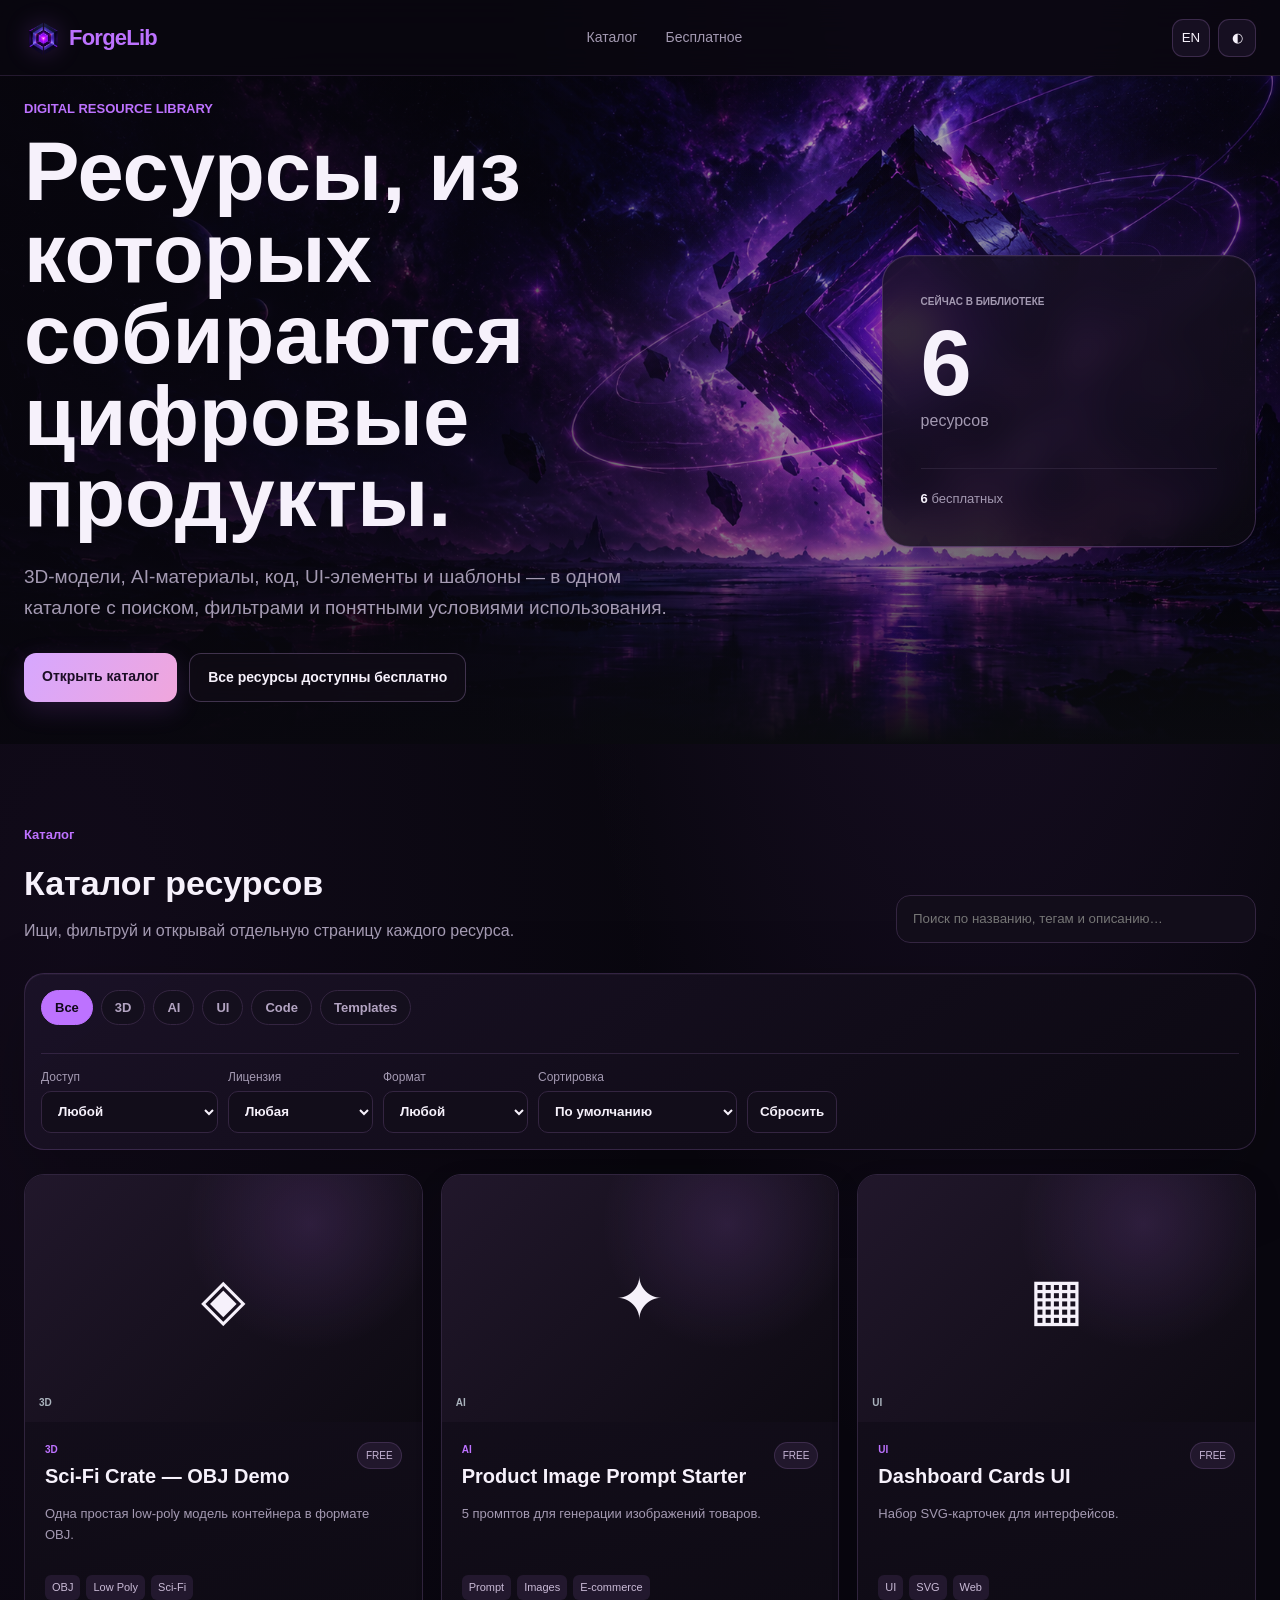
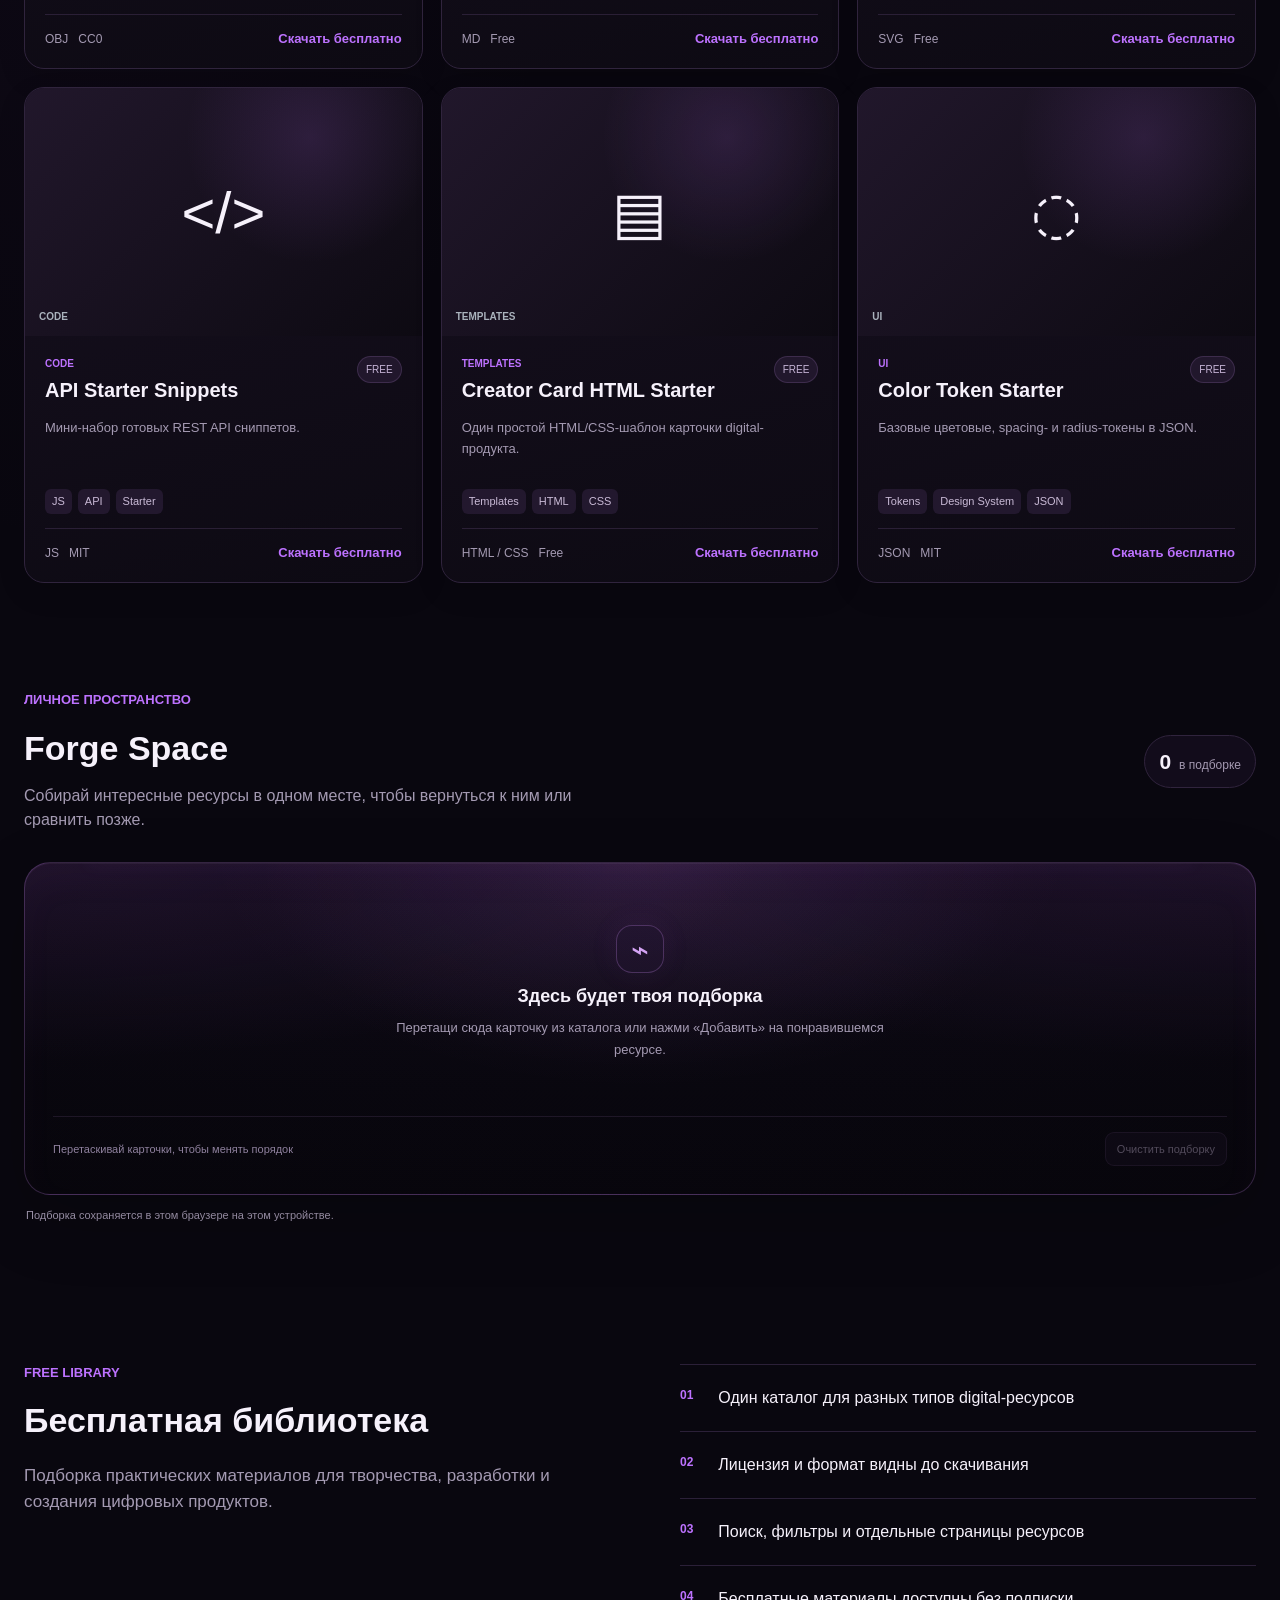
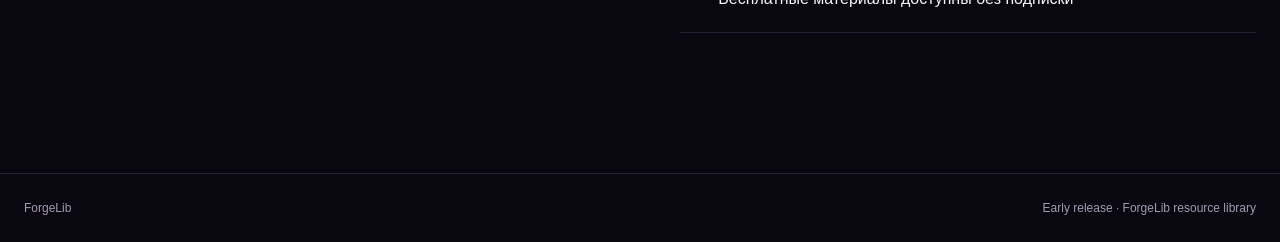
<file: index.html>
<!doctype html><html lang="ru"><head><meta charset="UTF-8"><meta name="viewport" content="width=device-width,initial-scale=1"><title>ForgeLib — цифровая библиотека</title><meta name="description" content="ForgeLib — библиотека цифровых ресурсов."><link rel="stylesheet" href="styles.css"></head><body>
<header class="header"><a class="brand" href="index.html" aria-label="ForgeLib — главная"><img src="assets/forge-mark.png" alt="" class="brand-mark"><span class="brand-word">Forge<span>Lib</span></span></a><nav class="nav"><a href="#catalog" data-i18n="navCatalog">Каталог</a><a href="#free" data-i18n="navFree">Бесплатное</a></nav><div class="header-actions"><button class="ghost-btn" id="langBtn">EN</button><button class="ghost-btn" id="themeBtn">◐</button></div></header>
<main>
<section class="hero"><div class="hero-copy"><div class="eyebrow" data-i18n="heroKicker">DIGITAL RESOURCE LIBRARY</div><h1 data-i18n="heroTitle">Ресурсы, из которых собираются цифровые продукты.</h1><p data-i18n="heroText">3D, AI, код, UI и шаблоны — в одной бесплатной библиотеке. Каталог будет пополняться по мере развития ForgeLib.</p><div class="hero-actions"><a class="primary-btn" href="#catalog" data-i18n="openCatalog">Открыть каталог</a><a class="secondary-btn" href="#free" data-i18n="viewFree">Бесплатная библиотека</a></div></div><div class="hero-card"><div class="mini-label" data-i18n="inCatalog">СЕЙЧАС В БИБЛИОТЕКЕ</div><div class="big-number" id="resourceCount">0</div><div class="muted" data-i18n="resources">ресурсов</div><div class="hero-stats"><span><b id="freeCount">0</b> <span data-i18n="free">бесплатных ресурсов</span></span></div></div></section>
<section class="section" id="catalog"><div class="section-head"><div><div class="eyebrow" data-i18n="navCatalog">КАТАЛОГ</div><h2 data-i18n="catalogTitle">Каталог ресурсов</h2><p class="section-lead" data-i18n="catalogText">Ищи, фильтруй и открывай отдельную страницу каждого ресурса.</p></div><div class="search-wrap"><input id="search" name="forgelib-catalog-query" type="search" autocomplete="off" autocorrect="off" autocapitalize="none" spellcheck="false" inputmode="search" data-i18n-placeholder="searchPlaceholder" placeholder="Поиск…"></div></div><div class="catalog-tools"><div class="filters" id="filters"></div><div class="advanced-filters"><label><span data-i18n="access">Доступ</span><select id="accessFilter"><option value="all" data-i18n="allAccess">Любой</option><option value="free" data-i18n="freeOnly">Только бесплатные</option></select></label><label><span data-i18n="licenseFilter">Лицензия</span><select id="licenseFilter"><option value="all" data-i18n="anyLicense">Любая</option><option value="Free">Free</option><option value="CC0">CC0</option><option value="MIT">MIT</option></select></label><label><span data-i18n="formatFilter">Формат</span><select id="formatFilter"><option value="all" data-i18n="anyFormat">Любой</option><option value="OBJ">OBJ</option><option value="MD">MD</option><option value="SVG">SVG</option><option value="JS">JS</option><option value="HTML / CSS">HTML / CSS</option><option value="JSON">JSON</option></select></label><label><span data-i18n="sort">Сортировка</span><select id="sortFilter"><option value="all" data-i18n="sortDefault">По умолчанию</option><option value="newest" data-i18n="sortNewest">Сначала новые</option><option value="title-asc" data-i18n="sortTitle">Название A–Z</option><option value="updated" data-i18n="sortUpdated">Недавно обновлённые</option></select></label><button class="reset-btn" id="resetFilters" data-i18n="reset">Сбросить</button></div></div><div class="resource-grid" id="resourceGrid"></div><div class="empty hidden" id="emptyState" data-i18n="empty">Ничего не найдено.</div></section>
<section class="section forge-space-section" id="forgeSpace">
  <div class="section-head space-heading">
    <div><div class="eyebrow" data-i18n="spaceKicker">PERSONAL WORKSPACE</div><h2 data-i18n="spaceTitle">Forge Space</h2><p class="section-lead" data-i18n="spaceLead">Собирай интересные ресурсы в одном месте, чтобы вернуться к ним или сравнить позже.</p></div>
    <div class="space-count" aria-live="polite"><span id="spaceCount">0</span><span data-i18n="spaceSavedLabel">в подборке</span></div>
  </div>
  <div class="space-board" id="spaceBoard" aria-label="Forge Space workspace">
    <div class="space-board-glow" aria-hidden="true"></div>
    <div class="space-empty" id="spaceEmpty"><div class="space-empty-icon">⌁</div><h3 data-i18n="spaceEmptyTitle">Здесь будет твоя подборка</h3><p data-i18n="spaceEmptyText">Перетащи сюда карточку из каталога или нажми «Добавить» на понравившемся ресурсе.</p></div>
    <div class="space-grid" id="spaceGrid"></div>
    <div class="space-board-foot"><span data-i18n="spaceHint">Перетаскивай карточки, чтобы менять порядок</span><button type="button" class="space-clear-btn" id="spaceClear" data-i18n="spaceClear">Очистить подборку</button></div>
  </div>
  <p class="space-storage-note" data-i18n="spaceStorageNote">Подборка сохраняется в этом браузере на этом устройстве.</p>
</section>
<section class="section split" id="free"><div><div class="eyebrow">FREE LIBRARY</div><h2 data-i18n="freeTitle">Бесплатная библиотека</h2><p data-i18n="freeText">Открытые материалы помогают начать работу.</p></div><div class="feature-list"><div><b>01</b><span data-i18n="feature1">Один каталог для разных типов digital-ресурсов</span></div><div><b>02</b><span data-i18n="feature2">Лицензия и формат видны до скачивания</span></div><div><b>03</b><span data-i18n="feature3">Поиск, фильтры и отдельные страницы ресурсов</span></div><div><b>04</b><span data-i18n="feature4">Бесплатные материалы доступны без подписки</span></div></div></section>

</main><footer class="footer"><span>ForgeLib</span><span data-i18n="footer">Ранняя версия библиотеки ForgeLib</span></footer><script src="data/catalog.js"></script><script src="app.js"></script></body></html>
</file>
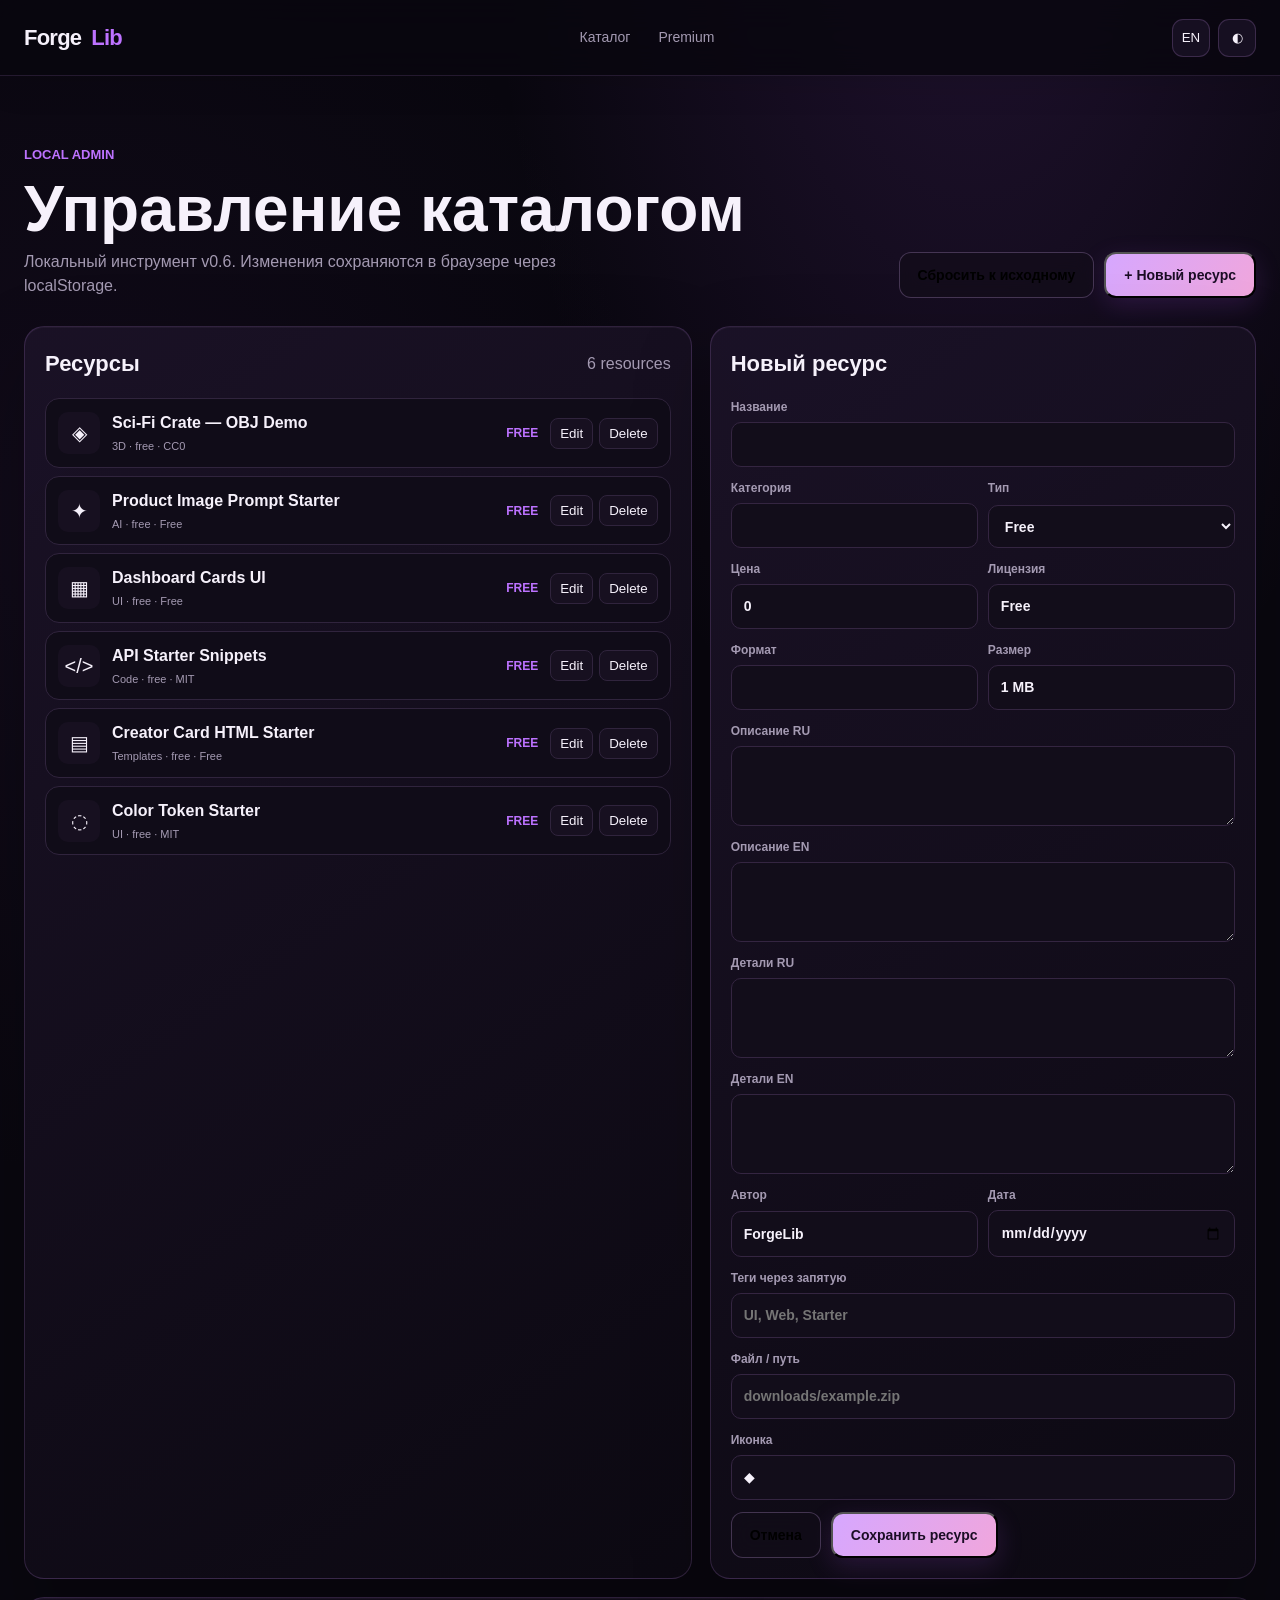
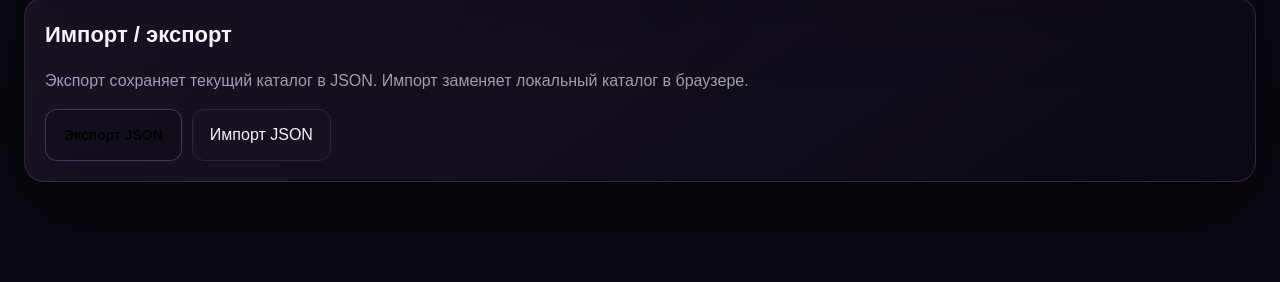
<file: admin.html>
<!doctype html><html lang="ru"><head><meta charset="UTF-8"><meta name="viewport" content="width=device-width,initial-scale=1"><title>ForgeLib — Admin</title><link rel="stylesheet" href="styles.css"></head><body><header class="header"><a class="brand" href="index.html">Forge<span>Lib</span></a><nav class="nav"><a href="index.html">Каталог</a><a href="index.html#premium">Premium</a></nav><div class="header-actions"><button class="ghost-btn" id="langBtn">EN</button><button class="ghost-btn" id="themeBtn">◐</button></div></header><main class="admin-main"><div class="admin-head"><div><div class="eyebrow">LOCAL ADMIN</div><h1>Управление каталогом</h1><p class="section-lead">Локальный инструмент v0.6. Изменения сохраняются в браузере через localStorage.</p></div><div class="admin-actions"><button class="secondary-btn" id="resetCatalog">Сбросить к исходному</button><button class="primary-btn" id="newResource">+ Новый ресурс</button></div></div><div class="admin-grid"><section class="admin-panel"><div class="panel-head"><h2>Ресурсы</h2><span id="adminCount" class="muted"></span></div><div id="adminList" class="admin-list"></div></section><section class="admin-panel" id="editorPanel"><div class="panel-head"><h2 id="editorTitle">Новый ресурс</h2></div><form id="resourceForm" class="resource-form"><input type="hidden" id="fId"><label>Название <input id="fTitle" required></label><div class="form-row"><label>Категория <input id="fCategory" required></label><label>Тип <select id="fType"><option value="free">Free</option><option value="premium">Premium</option></select></label></div><div class="form-row"><label>Цена <input id="fPrice" type="number" min="0" value="0"></label><label>Лицензия <input id="fLicense" value="Free"></label></div><div class="form-row"><label>Формат <input id="fFormat" required></label><label>Размер <input id="fSize" value="1 MB"></label></div><label>Описание RU <textarea id="fDescRu" required></textarea></label><label>Описание EN <textarea id="fDescEn" required></textarea></label><label>Детали RU <textarea id="fDetailsRu"></textarea></label><label>Детали EN <textarea id="fDetailsEn"></textarea></label><div class="form-row"><label>Автор <input id="fAuthor" value="ForgeLib"></label><label>Дата <input id="fUpdated" type="date"></label></div><label>Теги через запятую <input id="fTags" placeholder="UI, Web, Starter"></label><label>Файл / путь <input id="fFile" placeholder="downloads/example.zip"></label><label>Иконка <input id="fIcon" value="◆"></label><div class="form-actions"><button type="button" class="secondary-btn" id="cancelEdit">Отмена</button><button class="primary-btn" type="submit">Сохранить ресурс</button></div></form></section></div><section class="admin-panel import-panel"><div class="panel-head"><h2>Импорт / экспорт</h2></div><p class="muted">Экспорт сохраняет текущий каталог в JSON. Импорт заменяет локальный каталог в браузере.</p><div class="form-actions"><button class="secondary-btn" id="exportBtn">Экспорт JSON</button><label class="file-btn">Импорт JSON<input id="importFile" type="file" accept="application/json"></label></div></section></main><script src="data/catalog.js"></script><script src="admin.js"></script></body></html>
</file>
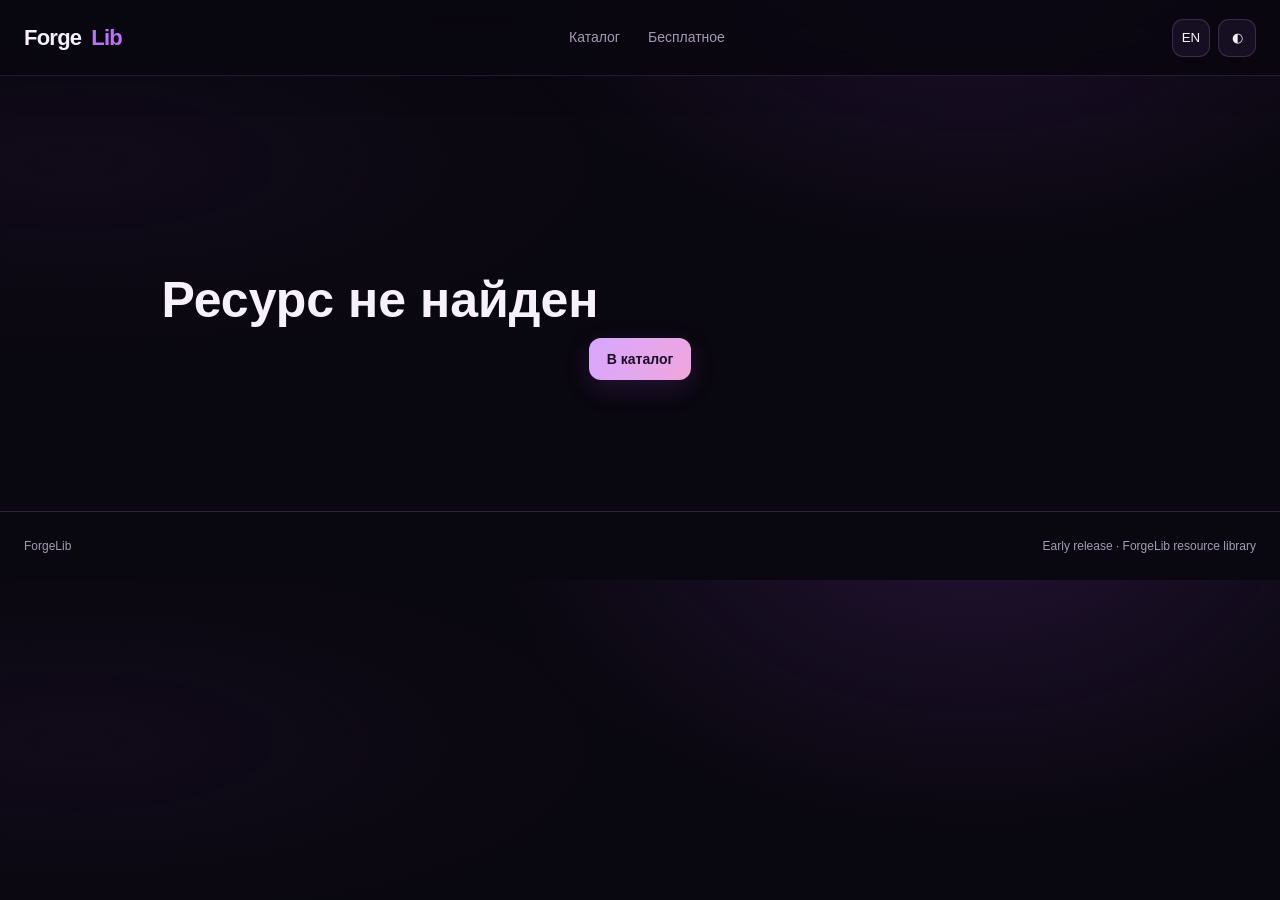
<file: resource.html>
<!doctype html><html lang="ru"><head><meta charset="UTF-8"><meta name="viewport" content="width=device-width,initial-scale=1"><title>ForgeLib — ресурс</title><link rel="stylesheet" href="styles.css"></head><body><header class="header"><a class="brand" href="index.html">Forge<span>Lib</span></a><nav class="nav"><a href="index.html#catalog" data-i18n="navCatalog">Каталог</a><a href="index.html#free" data-i18n="navFree">Бесплатное</a></nav><div class="header-actions"><button class="ghost-btn" id="langBtn">EN</button><button class="ghost-btn" id="themeBtn">◐</button></div></header><main class="section resource-page" id="resourcePage"></main><footer class="footer"><span>ForgeLib</span><span data-i18n="footer">Ранняя версия библиотеки ForgeLib</span></footer><script src="data/catalog.js"></script><script src="app.js"></script></body></html>
</file>
<file: styles.css>
:root {
  --bg: #0b0d10;
  --surface: #11151a;
  --surface2: #171c22;
  --text: #f3f5f7;
  --muted: #929aa5;
  --line: #252c34;
  --accent: #9cff57;
  --accentText: #0a0d08;
  --danger: #ff6f6f;
  --shadow: 0 18px 60px rgba(0,0,0,.28);
}
* { box-sizing: border-box; }
html { scroll-behavior: smooth; }
body { margin:0; font-family: "Segoe UI", Arial, sans-serif; background:var(--bg); color:var(--text); line-height:1.5; }
a { color:inherit; text-decoration:none; }
.header { position:sticky; top:0; z-index:20; height:72px; display:flex; align-items:center; justify-content:space-between; padding:0 6vw; border-bottom:1px solid var(--line); background:rgba(11,13,16,.84); backdrop-filter:blur(16px); }
.brand { font-size:22px; font-weight:700; letter-spacing:0; }
.brand span { color:var(--accent); }
.nav { display:flex; gap:28px; color:var(--muted); font-size:14px; }
.nav a:hover { color:var(--text); }
.ghost-btn { width:38px; height:38px; border:1px solid var(--line); border-radius:11px; background:var(--surface); color:var(--text); cursor:pointer; }
main { max-width:1280px; margin:auto; padding:0 5vw 80px; }
.hero { min-height:560px; display:grid; grid-template-columns:1.5fr .7fr; gap:60px; align-items:center; }
.eyebrow { color:var(--accent); font-size:14px; line-height:1.25; font-weight:700; letter-spacing:.03em; margin-bottom:14px;  }
h1 { max-width:760px; margin:0 0 22px; font-size:clamp(42px, 6vw, 78px); line-height:.98; letter-spacing:0; }
h2 { margin:0; font-size:34px; letter-spacing:0; }
.hero-copy p { max-width:650px; color:var(--muted); font-size:18px; }
.hero-actions { display:flex; gap:12px; margin-top:30px; flex-wrap:wrap; }
.primary-btn,.secondary-btn { padding:13px 18px; border-radius:12px; font-weight:750; font-size:14px; }
.primary-btn { background:var(--accent); color:var(--accentText); }
.secondary-btn { background:var(--surface2); border:1px solid var(--line); }
.hero-card { padding:34px; border:1px solid var(--line); border-radius:24px; background:linear-gradient(145deg,var(--surface2),var(--surface)); box-shadow:var(--shadow); }
.mini-label { color:var(--muted); font-size:10px; letter-spacing:.05em; font-weight:700; }
.big-number { margin-top:8px; font-size:74px; line-height:1; font-weight:700; letter-spacing:0; }
.muted { color:var(--muted); }
.hero-stats { display:flex; gap:25px; margin-top:35px; padding-top:20px; border-top:1px solid var(--line); color:var(--muted); font-size:13px; }
.hero-stats b { color:var(--text); }
.section { padding:90px 0 0; }
.section-head { display:flex; justify-content:space-between; align-items:end; gap:20px; margin-bottom:28px; }
.search-wrap input { width:min(360px,80vw); padding:13px 15px; border:1px solid var(--line); border-radius:12px; background:var(--surface); color:var(--text); outline:none; }
.search-wrap input:focus { border-color:#58636f; }
.filters { display:flex; gap:8px; flex-wrap:wrap; margin-bottom:22px; }
.filter { padding:9px 13px; border:1px solid var(--line); border-radius:999px; background:var(--surface); color:var(--muted); cursor:pointer; font-size:13px; }
.filter.active { background:var(--text); color:var(--bg); border-color:var(--text); }
.resource-grid { display:grid; grid-template-columns:repeat(3,1fr); gap:16px; }
.card { border:1px solid var(--line); border-radius:18px; overflow:hidden; background:var(--surface); transition:.18s ease; cursor:pointer; }
.card:hover { transform:translateY(-3px); border-color:#46505b; }
.thumb { aspect-ratio:16/10; background:linear-gradient(135deg,#1a2028,#0e1115); display:grid; place-items:center; font-size:42px; }
.card-body { padding:18px; }
.card-top { display:flex; justify-content:space-between; gap:10px; align-items:start; }
.card h3 { margin:0; font-size:18px; letter-spacing:0; }
.badge { font-size:10px; padding:5px 8px; border-radius:999px; background:#20272f; color:var(--muted); white-space:nowrap; }
.badge.premium { background:var(--accent); color:var(--accentText); }
.card p { color:var(--muted); font-size:13px; min-height:40px; }
.tags { display:flex; gap:6px; flex-wrap:wrap; }
.tag { color:#b9c1ca; font-size:11px; background:var(--surface2); padding:4px 7px; border-radius:6px; }
.price { margin-top:16px; display:flex; justify-content:space-between; align-items:center; font-weight:700; }
.price small { color:var(--muted); font-weight:500; }
.split { display:grid; grid-template-columns:1fr 1fr; gap:80px; padding-top:130px; }
.split p { color:var(--muted); max-width:620px; font-size:17px; }
.feature-list { border-top:1px solid var(--line); }
.feature-list div { display:flex; gap:25px; padding:18px 0; border-bottom:1px solid var(--line); }
.feature-list b { color:var(--accent); font-size:12px; }
.empty { padding:50px 0; color:var(--muted); text-align:center; }
.hidden { display:none; }
dialog { width:min(680px,92vw); border:1px solid var(--line); border-radius:22px; background:var(--surface); color:var(--text); padding:0; box-shadow:var(--shadow); }
dialog::backdrop { background:rgba(0,0,0,.72); backdrop-filter:blur(4px); }
.dialog-close { position:absolute; top:14px; right:14px; border:0; background:var(--surface2); color:var(--text); border-radius:10px; width:34px; height:34px; font-size:22px; cursor:pointer; }
.dialog-inner { padding:34px; }
.dialog-inner h2 { margin-bottom:10px; }
.dialog-meta { color:var(--muted); margin-bottom:24px; }
.dialog-action { display:inline-block; margin-top:20px; padding:12px 16px; border-radius:11px; background:var(--accent); color:var(--accentText); font-weight:700; }
.footer { max-width:1280px; margin:40px auto 0; padding:25px 5vw; border-top:1px solid var(--line); display:flex; justify-content:space-between; color:var(--muted); font-size:12px; }
.light { --bg:#f4f5f2; --surface:#fff; --surface2:#edf0eb; --text:#10130f; --muted:#687067; --line:#dce1da; --accent:#58b92e; --accentText:#fff; }
@media(max-width:800px){ .nav{display:none}.hero{grid-template-columns:1fr;min-height:auto;padding:70px 0}.resource-grid{grid-template-columns:1fr}.split{grid-template-columns:1fr;gap:35px}.section-head{align-items:start;flex-direction:column}.hero-card{max-width:500px} }

.header-actions{display:flex;gap:8px;align-items:center}
/* v0.3 readability + resource metadata */
.eyebrow{font-size:15px;font-weight:700;letter-spacing:.03em;line-height:1.35;}
.resource-details{display:grid;grid-template-columns:1fr 1fr;gap:1px;margin:24px 0;background:var(--line);border:1px solid var(--line);border-radius:14px;overflow:hidden}
.resource-details div{background:var(--surface2);padding:14px 16px;display:flex;flex-direction:column;gap:3px}
.resource-details span{font-size:11px;color:var(--muted);text-transform:uppercase;letter-spacing:.03em}
.resource-details b{font-size:14px}
@media(max-width:600px){.resource-details{grid-template-columns:1fr}.eyebrow{font-size:14px}}
.strong-eyebrow{font-size:14px;font-weight:700;letter-spacing:.05em}.card-link{display:block;color:inherit;text-decoration:none;height:100%}.back-link{display:inline-block;margin-bottom:28px;color:var(--accent);font-weight:700;text-decoration:none}.resource-detail{display:grid;grid-template-columns:minmax(280px,.8fr) minmax(320px,1.2fr);gap:48px;align-items:start}.detail-visual{min-height:360px;border:1px solid var(--border);border-radius:24px;display:grid;place-items:center;font-size:110px;background:linear-gradient(135deg,rgba(83,255,142,.12),rgba(255,255,255,.03))}.detail-copy h1{font-size:clamp(36px,6vw,64px);margin:10px 0 18px}.lead{font-size:19px;line-height:1.65;color:var(--muted)}.resource-details{display:grid;grid-template-columns:1fr 1fr;gap:12px;margin:28px 0}.resource-details>div{padding:16px;border:1px solid var(--border);border-radius:14px}.resource-details span{display:block;color:var(--muted);font-size:12px;margin-bottom:6px}.dialog-action{display:inline-block;margin-top:28px;padding:14px 20px;border-radius:12px;background:var(--accent);color:#08100b;text-decoration:none;font-weight:700}.light .detail-visual{background:linear-gradient(135deg,rgba(20,150,70,.1),rgba(0,0,0,.02))}@media(max-width:760px){.resource-detail{grid-template-columns:1fr}.detail-visual{min-height:240px}.resource-details{grid-template-columns:1fr}}
.catalog-tools{display:grid;gap:14px}.advanced-filters{display:flex;flex-wrap:wrap;gap:10px;align-items:end}.advanced-filters label{display:grid;gap:5px;font-size:12px;color:var(--muted)}.advanced-filters select{background:var(--panel);color:var(--text);border:1px solid var(--border);border-radius:10px;padding:10px 12px;min-width:145px}.filter.reset{cursor:pointer}.card-meta{display:flex;gap:10px;align-items:center;flex-wrap:wrap;color:var(--muted);font-size:12px}.card-meta strong{margin-left:auto;color:var(--accent)}.detail-text{font-size:17px;line-height:1.7;color:var(--muted)}

/* v0.5 form controls */
.select-wrap select, select {
  color: var(--text, #f2f2f2);
  background: var(--surface, #1a1a1a);
  border: 1px solid var(--line, #3a3a3a);
  border-radius: 10px;
  padding: 10px 34px 10px 12px;
  font-weight: 600;
  line-height: 1.2;
  min-height: 42px;
}
select:focus { outline: 2px solid rgba(76,175,80,.45); outline-offset: 1px; }
select option { background: #1a1a1a; color: #f2f2f2; font-weight: 500; }
body.light select { background: #fff; color: #171717; border-color: #c8c8c8; }
body.light select option { background: #fff; color: #171717; }

/* v0.6 design system */
:root{--max:1280px;--accent-soft:rgba(156,255,87,.10);--panel:#0f1419;--panel2:#151b21;--border:#29313a}
body{background:radial-gradient(circle at 75% -10%,rgba(156,255,87,.07),transparent 30%),var(--bg)}
.header{padding:0 max(24px,calc((100vw - var(--max))/2));height:76px;background:rgba(11,13,16,.78)}
main{max-width:var(--max);padding:0 24px 100px}.hero{min-height:650px;grid-template-columns:minmax(0,1.35fr) minmax(280px,.65fr);gap:80px}.hero h1{font-size:clamp(48px,6.5vw,86px);max-width:820px}.hero-copy p{font-size:19px;line-height:1.65}.eyebrow{font-size:13px;letter-spacing:.03em}.hero-card{border-radius:28px;padding:38px;background:linear-gradient(150deg,var(--panel2),var(--panel));box-shadow:0 30px 90px rgba(0,0,0,.25)}.big-number{font-size:92px}.section{padding-top:100px}.section-head{margin-bottom:30px}.section-lead{color:var(--muted);max-width:600px;margin:10px 0 0}.search-wrap input{height:48px;border-radius:14px;padding:0 16px}.catalog-tools{background:var(--panel);border:1px solid var(--border);border-radius:20px;padding:16px;margin-bottom:24px}.filters{margin-bottom:14px}.filter{background:var(--surface);border-color:var(--border);font-weight:650}.filter.active{background:var(--text);color:var(--bg)}.advanced-filters{padding-top:14px;border-top:1px solid var(--border)}.advanced-filters select,.reset-btn{height:42px;background:var(--surface2);color:var(--text);border:1px solid var(--border);border-radius:10px;padding:0 12px;font-weight:650}.advanced-filters select:focus{outline:2px solid rgba(156,255,87,.32);outline-offset:1px}.advanced-filters select option{background:#151b21;color:#f3f5f7}.reset-btn{cursor:pointer;color:var(--muted)}.resource-grid{grid-template-columns:repeat(3,minmax(0,1fr));gap:18px}.card{border-radius:20px;background:linear-gradient(180deg,var(--surface),var(--panel));border-color:var(--border);cursor:default}.card:hover{transform:translateY(-4px);border-color:#52606c;box-shadow:0 18px 45px rgba(0,0,0,.18)}.thumb{aspect-ratio:16/10;background:radial-gradient(circle at 70% 25%,rgba(156,255,87,.13),transparent 35%),linear-gradient(135deg,#1b232b,#0d1115);position:relative}.thumb span{font-size:58px}.thumb small{position:absolute;left:14px;bottom:12px;color:#aab3bd;font-size:10px;letter-spacing:.1em;text-transform:uppercase;font-weight:700}.card-body{padding:20px}.card-category{font-size:10px;color:var(--accent);font-weight:700;letter-spacing:.05em;text-transform:uppercase;margin-bottom:4px}.card h3{font-size:20px}.card p{min-height:58px;line-height:1.55}.badge{border:1px solid var(--border)}.badge.premium{border-color:transparent}.card-meta{padding-top:14px;margin-top:14px;border-top:1px solid var(--border)}.card-meta strong{font-size:13px}.split{padding-top:140px}.feature-list div{padding:21px 0}.footer{max-width:var(--max);padding:25px 24px}.resource-page{max-width:var(--max)}.resource-detail{grid-template-columns:minmax(300px,.72fr) minmax(360px,1.28fr);gap:72px;padding-top:20px}.detail-visual{min-height:500px;border-radius:28px;background:radial-gradient(circle at 65% 25%,rgba(156,255,87,.16),transparent 32%),linear-gradient(145deg,#182129,#0c1014);position:relative}.detail-visual span{font-size:140px}.detail-visual small{position:absolute;bottom:22px;left:24px;color:#aab3bd;text-transform:uppercase;font-weight:700;letter-spacing:.1em}.detail-copy h1{font-size:clamp(42px,5vw,72px)}.detail-action{display:inline-block;margin-top:28px}.detail-note{max-width:600px}.light{--panel:#fff;--panel2:#f0f3ed;--border:#d9ded7;background:radial-gradient(circle at 75% -10%,rgba(88,185,46,.10),transparent 30%),var(--bg)}.light .header{background:rgba(244,245,242,.82)}.light .hero-card,.light .card,.light .catalog-tools{box-shadow:0 18px 50px rgba(31,40,30,.08)}.light .thumb,.light .detail-visual{background:linear-gradient(145deg,#eef2eb,#fafcf9)}
/* admin */
.admin-main{max-width:var(--max);margin:auto;padding:70px 24px 100px}.admin-head{display:flex;justify-content:space-between;gap:30px;align-items:end;margin-bottom:28px}.admin-head h1{font-size:clamp(40px,5vw,68px);margin:0 0 10px}.admin-actions,.form-actions{display:flex;gap:10px;flex-wrap:wrap}.admin-grid{display:grid;grid-template-columns:1.1fr .9fr;gap:18px}.admin-panel{background:var(--panel);border:1px solid var(--border);border-radius:20px;padding:20px}.panel-head{display:flex;justify-content:space-between;align-items:center;gap:12px;margin-bottom:18px}.panel-head h2{font-size:22px}.admin-list{display:grid;gap:8px}.admin-row{display:grid;grid-template-columns:42px minmax(0,1fr) auto auto;gap:12px;align-items:center;padding:12px;border:1px solid var(--border);border-radius:14px;background:var(--surface)}.admin-row-icon{width:42px;height:42px;display:grid;place-items:center;border-radius:10px;background:var(--surface2);font-size:20px}.admin-row-main{min-width:0}.admin-row-main b,.admin-row-main span{display:block;overflow:hidden;text-overflow:ellipsis;white-space:nowrap}.admin-row-main span{font-size:11px;color:var(--muted);margin-top:3px}.admin-row>strong{font-size:12px;color:var(--accent)}.row-actions{display:flex;gap:6px}.row-actions button{border:1px solid var(--border);background:var(--surface2);color:var(--text);border-radius:8px;padding:7px 9px;cursor:pointer}.resource-form{display:grid;gap:12px}.resource-form label{display:grid;gap:6px;font-size:12px;color:var(--muted);font-weight:650}.resource-form input,.resource-form textarea,.resource-form select{width:100%;background:var(--surface2);color:var(--text);border:1px solid var(--border);border-radius:10px;padding:11px 12px;font:inherit;font-size:14px}.resource-form textarea{min-height:80px;resize:vertical}.form-row{display:grid;grid-template-columns:1fr 1fr;gap:10px}.file-btn{display:inline-flex!important;align-items:center;justify-content:center;padding:13px 17px;background:var(--surface2);border:1px solid var(--border);border-radius:12px;color:var(--text)!important;cursor:pointer}.file-btn input{display:none}.import-panel{margin-top:18px}.not-found{text-align:center;padding:100px 0}.not-found h1{font-size:50px}
@media(max-width:900px){.hero{grid-template-columns:1fr;gap:40px}.resource-grid{grid-template-columns:repeat(2,minmax(0,1fr))}.admin-grid{grid-template-columns:1fr}.admin-head{align-items:start;flex-direction:column}.resource-detail{grid-template-columns:1fr;gap:35px}.detail-visual{min-height:330px}}
@media(max-width:620px){.header{padding:0 16px}.nav{display:none}main{padding-left:16px;padding-right:16px}.hero{padding:55px 0}.hero h1{font-size:46px}.resource-grid{grid-template-columns:1fr}.advanced-filters{display:grid;grid-template-columns:1fr 1fr}.advanced-filters label select{min-width:0;width:100%}.reset-btn{grid-column:1/-1}.admin-main{padding:50px 16px}.admin-row{grid-template-columns:40px minmax(0,1fr);}.admin-row>strong{display:none}.row-actions{grid-column:2}.form-row{grid-template-columns:1fr}}

/* v0.6.1 — adaptive theme palette + calm motion */
:root {
  --bg: #0b0d10;
  --surface: #11151a;
  --surface2: #171c22;
  --panel: #0f1419;
  --panel2: #151b21;
  --text: #f3f5f7;
  --muted: #929aa5;
  --line: #252c34;
  --border: #29313a;
  --accent: #9cff57;
  --accent-strong: #b5ff82;
  --accentText: #0a0d08;
  --accent-soft: rgba(156,255,87,.10);
  --focus: rgba(156,255,87,.30);
  --shadow: rgba(0,0,0,.18);
}

body,
.header,
.card,
.catalog-tools,
.hero-card,
.admin-panel,
.admin-row,
.search-wrap input,
.advanced-filters select,
.resource-form input,
.resource-form textarea,
.resource-form select,
.filter,
.reset-btn,
.tag,
.badge,
.thumb,
.detail-visual,
.resource-details > div,
.footer {
  transition:
    background-color .28s ease,
    color .28s ease,
    border-color .28s ease,
    box-shadow .28s ease,
    opacity .22s ease,
    transform .22s ease;
}

button, a, input, select, textarea { transition: color .18s ease, background-color .18s ease, border-color .18s ease, box-shadow .18s ease, transform .18s ease, opacity .18s ease; }
button:active, .primary-btn:active, .filter:active, .reset-btn:active { transform: translateY(1px) scale(.99); }

/* Keep the accent recognizable, but adapt it for the light surface. */
body.light {
  --bg: #f5f7f3;
  --surface: #ffffff;
  --surface2: #edf1eb;
  --panel: #ffffff;
  --panel2: #eef3eb;
  --text: #172018;
  --muted: #657066;
  --line: #d9dfd8;
  --border: #d2dad1;
  --accent: #267a3d;
  --accent-strong: #1d6632;
  --accentText: #ffffff;
  --accent-soft: rgba(38,122,61,.10);
  --focus: rgba(38,122,61,.25);
  --shadow: rgba(31,40,30,.09);
}

body.light .eyebrow,
body.light .brand span,
body.light .card-category,
body.light .feature-list b,
body.light .back-link,
body.light .card-meta strong { color: var(--accent); }
body.light .primary-btn,
body.light .badge.premium { background: var(--accent); color: var(--accentText); }
body.light .thumb,
body.light .detail-visual { background: radial-gradient(circle at 70% 25%, var(--accent-soft), transparent 35%), linear-gradient(135deg,#eef3ed,#fafcf9); }
body.light .advanced-filters select,
body.light .reset-btn { background: var(--surface2); color: var(--text); border-color: var(--border); }

.advanced-filters select:hover,
.reset-btn:hover,
.filter:hover { border-color: var(--accent); }
.advanced-filters select:focus { outline: 2px solid var(--focus); outline-offset: 2px; }

.resource-grid.is-updating,
#premiumGrid.is-updating { opacity: .18; transform: translateY(3px); }

/* Gentle language transition: old view fades before the new language is rendered. */
body.language-switching { opacity: 0; transition: opacity .18s ease; }

@media (prefers-reduced-motion: reduce) {
  *, *::before, *::after { animation-duration: .01ms !important; animation-iteration-count: 1 !important; transition-duration: .01ms !important; scroll-behavior: auto !important; }
}

/* v0.6.8 — visible theme reveal: expand → switch → soft fade */
.theme-reveal{position:fixed;inset:0;z-index:9999;pointer-events:none;clip-path:circle(0 at var(--x) var(--y));background:var(--reveal-color);opacity:1;will-change:clip-path,opacity;transform:translateZ(0);}
.theme-reveal.is-active{animation:forgelib-theme-expand .38s cubic-bezier(.16,1,.3,1) forwards;}
.theme-reveal.is-fading{animation:forgelib-theme-fade .24s cubic-bezier(.4,0,.2,1) forwards;}
@keyframes forgelib-theme-expand{0%{clip-path:circle(0 at var(--x) var(--y));}100%{clip-path:circle(150vmax at var(--x) var(--y));}}
@keyframes forgelib-theme-fade{0%{opacity:1;}100%{opacity:0;}}
html.theme-animating,html.theme-animating body{overflow:hidden;}
@media (prefers-reduced-motion: reduce){.theme-reveal{display:none!important;}}


/* v0.6.8 typography cleanup */
html, body, button, input, select, textarea {
  font-family: "Segoe UI", Arial, sans-serif;
  -webkit-font-smoothing: auto;
  -moz-osx-font-smoothing: auto;
  text-rendering: auto;
  font-synthesis: none;
}
body { font-weight: 400; letter-spacing: 0; }
h1, h2, h3, h4, p, .brand, .eyebrow, .mini-label, .big-number,
.card-category, .card h3, .resource-details span, .strong-eyebrow,
.thumb small, .detail-visual small { letter-spacing: 0; }
h1, h2, h3, h4 { font-weight: 700; }
.eyebrow, .mini-label, .card-category, .thumb small, .detail-visual small { font-weight: 600; }

/* v0.6.9 beta */
.coming-soon-note{max-width:720px;padding:20px 22px;border:1px solid var(--border);border-radius:16px;background:var(--panel);color:var(--muted);line-height:1.7}


/* ForgeLib 0.6.15 — violet depth system + Forge Space */
:root{
  --bg:#09070f;--surface:#100c18;--surface2:#171020;--panel:#0d0a14;--panel2:#171020;
  --text:#f6f1fb;--muted:#a49ab2;--line:#2b2038;--border:#352542;
  --accent:#c58bff;--accent-strong:#e0b7ff;--accentText:#170b22;
  --accent-soft:rgba(190,112,255,.14);--focus:rgba(204,143,255,.36);--shadow:rgba(0,0,0,.3);
}
body{background:radial-gradient(ellipse at 76% -14%,rgba(138,66,194,.2),transparent 36%),radial-gradient(ellipse at 6% 28%,rgba(83,38,112,.11),transparent 34%),var(--bg);}
.header{background:rgba(9,7,15,.84);border-bottom-color:rgba(194,143,230,.15);box-shadow:0 8px 36px rgba(0,0,0,.1)}
.brand span,.eyebrow,.card-category,.feature-list b,.back-link,.card-meta strong{color:var(--accent)}
.primary-btn,.badge.premium{background:linear-gradient(120deg,#d6a7ff,#f0a6dc);color:#1b0d25;box-shadow:0 6px 24px rgba(174,95,221,.13)}
.primary-btn:hover,.secondary-btn:hover,.add-space-btn:hover{box-shadow:0 0 0 1px rgba(221,174,255,.25),0 8px 28px rgba(147,76,190,.2);transform:translateY(-1px)}
.secondary-btn{background:linear-gradient(140deg,rgba(40,27,53,.88),rgba(19,14,28,.95));border-color:var(--border)}
.hero-card,.catalog-tools,.admin-panel{background:linear-gradient(145deg,rgba(27,18,39,.96),rgba(12,9,18,.98));border-color:rgba(184,128,223,.2);box-shadow:0 28px 80px rgba(0,0,0,.23),inset 0 1px 0 rgba(242,212,255,.04)}
.thumb,.detail-visual{background:radial-gradient(circle at 70% 0%,rgba(193,113,255,.23),transparent 42%),linear-gradient(145deg,#21152e,#0c0912)}
.card{background:linear-gradient(165deg,rgba(23,16,32,.98),rgba(13,10,19,.99));border-color:rgba(179,133,211,.19);box-shadow:0 10px 28px rgba(0,0,0,.12)}
.card:hover{border-color:rgba(207,156,244,.5);box-shadow:0 18px 46px rgba(0,0,0,.28),0 0 24px rgba(153,76,198,.07)}
.card-meta,.advanced-filters{border-color:rgba(179,133,211,.17)}
.badge{background:#21172c;color:#c7b5d7;border-color:rgba(187,137,220,.18)}
.tag{background:rgba(37,26,49,.9);color:#c9bad6}
.search-wrap input,.advanced-filters select,.reset-btn,.resource-form input,.resource-form textarea,.resource-form select{background:#120d1a;border-color:#342541;color:var(--text)}
.search-wrap input:focus,.advanced-filters select:focus{border-color:#b980e9;box-shadow:0 0 0 3px rgba(190,112,255,.12);outline:none}
.filter{background:#140f1d;border-color:#342541;color:#b3a4c2}.filter.active{background:linear-gradient(120deg,#d6a7ff,#f0a6dc);border-color:transparent;color:#1b0d25}
.select-wrap select,select{background:var(--surface);color:var(--text);border-color:var(--border)}
body.light{--bg:#f7f3fa;--surface:#fffaff;--surface2:#f0e9f6;--panel:#fffaff;--panel2:#f3ebf8;--text:#21172a;--muted:#75677f;--line:#e3d7eb;--border:#d9c7e5;--accent:#7d3eaa;--accent-strong:#652b92;--accentText:#fff;--accent-soft:rgba(125,62,170,.11);--focus:rgba(125,62,170,.22);--shadow:rgba(55,26,71,.1);background:radial-gradient(ellipse at 76% -14%,rgba(193,135,224,.2),transparent 36%),var(--bg)}
body.light .header{background:rgba(247,243,250,.86);border-bottom-color:rgba(125,62,170,.15)}
body.light .hero-card,body.light .catalog-tools,body.light .admin-panel{background:linear-gradient(145deg,#fffaff,#f4edf8);box-shadow:0 18px 50px rgba(55,26,71,.08)}
body.light .card{background:linear-gradient(165deg,#fffaff,#f7f0fa)}body.light .thumb,body.light .detail-visual{background:radial-gradient(circle at 70% 0%,rgba(193,113,255,.2),transparent 42%),linear-gradient(145deg,#f1e5f8,#fcf8ff)}
body.light .secondary-btn{background:linear-gradient(140deg,#f6edf9,#fffaff)}body.light .search-wrap input,body.light .advanced-filters select,body.light .reset-btn,body.light .resource-form input,body.light .resource-form textarea,body.light .resource-form select{background:#fffaff;color:var(--text);border-color:var(--border)}
body.light .filter{background:#fffaff;color:#75677f}body.light .filter.active{background:linear-gradient(120deg,#7d3eaa,#b95fa5);color:#fff}body.light .tag{background:#f0e7f5;color:#685274}body.light .badge{background:#f0e7f5;color:#685274}body.light .badge.premium{background:linear-gradient(120deg,#7d3eaa,#b95fa5);color:#fff}
.header-actions{display:flex;gap:8px}.ghost-btn{background:rgba(28,19,39,.78);border-color:rgba(190,143,222,.22)}body.light .ghost-btn{background:#fffaff;border-color:var(--border);color:var(--text)}
/* The workspace surface is deliberately darkest in the middle, with a restrained upper rim glow. */
.forge-space-section{padding-top:108px}.space-heading{align-items:center}.space-count{display:flex;align-items:baseline;gap:8px;padding:10px 14px;border:1px solid var(--border);border-radius:999px;background:rgba(23,15,33,.7);color:var(--muted);font-size:12px;white-space:nowrap}.space-count span:first-child{font-size:21px;font-weight:750;color:var(--text)}
.space-board{position:relative;isolation:isolate;min-height:300px;padding:28px;border:1px solid rgba(194,132,231,.24);border-radius:26px;overflow:hidden;background:radial-gradient(ellipse at 50% 0%,rgba(177,100,223,.09),transparent 44%),radial-gradient(ellipse at 0% 0%,rgba(137,71,177,.14),transparent 42%),radial-gradient(ellipse at 100% 0%,rgba(137,71,177,.13),transparent 42%),linear-gradient(180deg,#100b18 0%,#09070f 68%,#08060d 100%);box-shadow:inset 0 1px 0 rgba(246,216,255,.06),inset 0 18px 36px rgba(163,87,203,.035),0 24px 70px rgba(0,0,0,.2);transition:border-color .25s ease,box-shadow .25s ease,background .25s ease}
.space-board:before{content:"";position:absolute;z-index:-1;left:5%;right:5%;top:-1px;height:1px;background:linear-gradient(90deg,transparent,rgba(215,159,255,.85) 20%,rgba(239,173,224,.9) 50%,rgba(215,159,255,.75) 80%,transparent);filter:blur(.3px);box-shadow:0 0 15px rgba(198,115,244,.48),0 0 36px rgba(185,87,226,.15)}
.space-board:after{content:"";position:absolute;z-index:-1;inset:0;pointer-events:none;background:radial-gradient(ellipse at 50% 0%,transparent 0%,rgba(7,5,11,.08) 55%,rgba(5,4,8,.25) 100%)}
.space-board-glow{position:absolute;pointer-events:none;inset:0;border-radius:inherit;background:radial-gradient(ellipse at 50% -8%,rgba(183,104,222,.09),transparent 50%);opacity:.9}
.space-board.is-drop-target{border-color:rgba(219,164,255,.76);box-shadow:inset 0 0 0 1px rgba(208,142,255,.12),inset 0 0 60px rgba(149,74,194,.12),0 0 35px rgba(156,75,202,.1)}
.space-board.drop-success{animation:space-drop-success .58s ease-out}
@keyframes space-drop-success{0%{box-shadow:inset 0 0 0 1px rgba(220,170,255,.4),inset 0 0 90px rgba(190,108,241,.24)}100%{box-shadow:inset 0 1px 0 rgba(246,216,255,.06),0 24px 70px rgba(0,0,0,.2)}}
.space-empty{position:relative;z-index:1;min-height:205px;display:flex;flex-direction:column;align-items:center;justify-content:center;text-align:center;padding:22px;color:var(--muted)}.space-empty-icon{width:48px;height:48px;display:grid;place-items:center;border:1px solid rgba(194,132,231,.27);border-radius:16px;color:#d5a4f5;font-size:30px;margin-bottom:10px;background:rgba(35,21,48,.48);box-shadow:0 0 30px rgba(151,80,188,.08)}.space-empty h3{margin:0 0 7px;color:var(--text);font-size:18px}.space-empty p{max-width:490px;margin:0;font-size:13px;line-height:1.7}
.space-grid{position:relative;z-index:1;display:grid;grid-template-columns:repeat(3,minmax(0,1fr));gap:14px}.space-grid:empty{display:none}.space-item{min-width:0;overflow:hidden;border:1px solid rgba(189,140,220,.23);border-radius:17px;background:linear-gradient(155deg,rgba(29,19,41,.98),rgba(13,9,19,.99));box-shadow:0 12px 28px rgba(0,0,0,.2);cursor:grab;transition:border-color .2s ease,box-shadow .2s ease,opacity .2s ease;touch-action:pan-y}.space-item:hover{border-color:rgba(209,157,246,.5);box-shadow:0 16px 38px rgba(0,0,0,.25),0 0 24px rgba(157,81,201,.07)}.space-item:active{cursor:grabbing}.space-item-preview{height:82px;position:relative;display:grid;place-items:center;background:radial-gradient(circle at 50% 0%,rgba(184,108,229,.2),transparent 65%),linear-gradient(135deg,#20142b,#0d0913);border-bottom:1px solid rgba(189,140,220,.12)}.space-item-preview span{font-size:32px;color:#dfb8fa;text-shadow:0 0 22px rgba(187,111,235,.25)}.space-item-preview small{position:absolute;left:12px;bottom:9px;color:#b6a4c7;font-size:9px;text-transform:uppercase;letter-spacing:.08em}.space-item-body{padding:13px 14px 14px}.space-item-top{display:flex;justify-content:space-between;align-items:center;gap:8px}.space-item-format{font-size:10px;color:#c9a5e2}.space-remove{width:28px;height:28px;border:1px solid rgba(189,140,220,.15);border-radius:8px;background:rgba(37,25,49,.8);color:#c9b6d8;font-size:20px;line-height:1;cursor:pointer}.space-remove:hover{border-color:#d6a7ff;color:#fff}.space-item h3{font-size:15px;margin:4px 0 6px;overflow-wrap:anywhere}.space-item p{font-size:12px;line-height:1.5;color:var(--muted);margin:0;display:-webkit-box;-webkit-line-clamp:2;-webkit-box-orient:vertical;overflow:hidden;min-height:36px}.space-item-actions{display:flex;justify-content:space-between;align-items:center;gap:8px;border-top:1px solid rgba(189,140,220,.12);padding-top:10px;margin-top:12px;font-size:10px;color:var(--muted)}.space-item-actions a{color:#d3a3f4;font-weight:700}.space-item-actions a:hover{color:#f0cfff}.space-board-foot{position:relative;z-index:1;display:flex;justify-content:space-between;align-items:center;gap:12px;margin-top:20px;padding-top:15px;border-top:1px solid rgba(189,140,220,.12);font-size:11px;color:#8f819e}.space-clear-btn{border:1px solid rgba(189,140,220,.2);border-radius:9px;padding:8px 11px;background:rgba(27,18,37,.8);color:#c0b0ce;font:inherit;cursor:pointer}.space-clear-btn:hover:not(:disabled){border-color:rgba(220,166,255,.55);color:#f5e9ff}.space-clear-btn:disabled{opacity:.4;cursor:default}.space-storage-note{font-size:11px;color:var(--muted);margin:12px 2px 0}.space-board.storage-error:after{content:"";position:absolute;inset:0;border:1px solid rgba(255,100,120,.5);border-radius:inherit;pointer-events:none}
.card{position:relative}.card-link{height:100%}.card-utility{position:absolute;top:12px;right:12px;z-index:2;display:flex;gap:6px;opacity:0;transform:translateY(-3px);transition:opacity .18s ease,transform .18s ease}.card:hover .card-utility,.card:focus-within .card-utility{opacity:1;transform:translateY(0)}.drag-grip,.add-space-btn{height:31px;border:1px solid rgba(211,163,240,.28);border-radius:9px;background:rgba(15,9,22,.88);backdrop-filter:blur(12px);color:#e4c6f6;cursor:grab}.drag-grip{width:31px;font-size:20px;line-height:1}.add-space-btn{padding:0 10px;font-size:11px;font-weight:700;cursor:pointer}.add-space-btn.is-added{color:#e7c4ff;border-color:#b980e9;background:#342044}.dragging-source{opacity:.28!important;filter:saturate(.55)}.drag-ghost{position:fixed!important;z-index:99999!important;pointer-events:none!important;margin:0!important;opacity:.95!important;transform:scale(1.025) rotate(.35deg)!important;box-shadow:0 30px 85px rgba(0,0,0,.48),0 0 38px rgba(178,97,223,.18)!important;border-color:rgba(220,169,255,.68)!important;will-change:left,top;transition:none!important}.drag-ghost .card-utility{display:none!important}.is-dragging{cursor:grabbing!important;user-select:none!important}.is-dragging *{cursor:grabbing!important;user-select:none!important}.is-dragging .space-board{transition:none}
body.light .space-board{background:radial-gradient(ellipse at 50% 0%,rgba(176,105,210,.08),transparent 44%),radial-gradient(ellipse at 0% 0%,rgba(161,103,190,.08),transparent 42%),linear-gradient(180deg,#f1e8f7 0%,#f9f5fb 68%,#f6f0fa 100%);border-color:rgba(125,62,170,.24);box-shadow:inset 0 1px 0 rgba(255,255,255,.8),0 24px 60px rgba(55,26,71,.08)}body.light .space-board:before{background:linear-gradient(90deg,transparent,rgba(148,82,188,.65) 20%,rgba(194,102,166,.72) 50%,rgba(148,82,188,.65) 80%,transparent);box-shadow:0 0 15px rgba(155,82,196,.22)}body.light .space-item{background:linear-gradient(155deg,#fffaff,#f5edf9);border-color:rgba(125,62,170,.18);box-shadow:0 10px 24px rgba(55,26,71,.08)}body.light .space-item-preview{background:radial-gradient(circle at 50% 0%,rgba(184,108,229,.16),transparent 65%),linear-gradient(135deg,#f1e4f8,#fcf8ff)}body.light .space-item-preview span{color:#8a4db0}body.light .space-item-preview small,body.light .space-board-foot{color:#7c6988}body.light .space-item-actions a{color:#7d3eaa}body.light .space-remove,body.light .space-clear-btn{background:#f5edf9;color:#71527f;border-color:#e2d0ec}body.light .card{background:linear-gradient(165deg,#fffaff,#f7f0fa)}body.light .drag-grip,body.light .add-space-btn{background:rgba(255,250,255,.94);color:#754293;border-color:rgba(125,62,170,.28)}body.light .space-count{background:#fffaff;border-color:var(--border)}
@media(hover:none){.card-utility{opacity:1;transform:none}}
@media(max-width:900px){.space-grid{grid-template-columns:repeat(2,minmax(0,1fr))}.space-board{padding:20px}.space-heading{align-items:flex-start}}
@media(max-width:620px){.forge-space-section{padding-top:78px}.space-heading{gap:12px}.space-count{padding:8px 10px;font-size:10px}.space-count span:first-child{font-size:17px}.space-board{padding:13px;border-radius:20px;min-height:270px}.space-grid{grid-template-columns:1fr;gap:10px}.space-item{display:grid;grid-template-columns:78px minmax(0,1fr)}.space-item-preview{height:100%;min-height:132px;border-bottom:0;border-right:1px solid rgba(189,140,220,.12)}.space-item-preview span{font-size:27px}.space-item-preview small{left:7px;right:5px;overflow-wrap:anywhere;font-size:8px}.space-item-body{padding:10px}.space-item h3{font-size:14px}.space-item p{font-size:11px;min-height:32px}.space-item-actions{margin-top:8px;padding-top:8px}.space-board-foot{align-items:flex-start;flex-direction:column}.card-utility{top:8px;right:8px}.add-space-btn{height:29px}.drag-grip{height:29px;width:29px}}
@media(prefers-reduced-motion:reduce){.space-board.drop-success{animation:none}.drag-ghost{transform:none!important}}
/* Drag handles also provide a reliable touch target without disabling page scrolling elsewhere. */
.drag-grip{touch-action:none;flex:0 0 auto}.space-drag-grip{width:26px;height:26px;padding:0;font-size:17px;opacity:.88}.space-item-top{justify-content:flex-start}.space-item-top .space-remove{margin-left:auto}

/* ForgeLib v0.6.16 — animated orbital crystal backdrop */
body{position:relative;isolation:isolate;}
body::before{content:"";position:fixed;z-index:-1;pointer-events:none;inset:-19vmax;background:url("assets/forge-orbit.svg") center center / min(112vw, 1500px) auto no-repeat;opacity:.44;mix-blend-mode:screen;transform-origin:50% 50%;animation:forge-orbit-turn 110s linear infinite;will-change:transform;}
.header,main,.footer,.admin-main,.resource-page{position:relative;z-index:1;}
@keyframes forge-orbit-turn{from{transform:rotate(0deg) scale(1.04)}to{transform:rotate(360deg) scale(1.04)}}
body.light::before{opacity:.12;mix-blend-mode:multiply;filter:saturate(.8)}
@media(max-width:760px){body::before{inset:-10vmax;background-size:155vw auto;opacity:.26;animation-duration:150s}body.light::before{opacity:.07}}
@media(prefers-reduced-motion:reduce){body::before{animation:none;transform:none;will-change:auto}}

/* ForgeLib v0.6.25 — unified cosmic hero and brand mark (static base before motion). */
:root {
  --accent: #bd72ff;
  --accent-strong: #dfb4ff;
  --accentText: #100819;
  --accent-soft: rgba(189,114,255,.12);
  --panel: #100d17;
  --panel2: #191222;
  --border: #30243d;
}
body.light {
  --accent: #7c36b2;
  --accent-strong: #672a99;
  --accentText: #ffffff;
  --accent-soft: rgba(124,54,178,.10);
  --panel: #ffffff;
  --panel2: #f6effb;
  --border: #e2d4ec;
}
.brand { display:inline-flex; align-items:center; gap:10px; font-size:22px; font-weight:760; letter-spacing:-.035em; }
.brand-mark { width:35px; height:35px; object-fit:contain; flex:0 0 auto; filter:drop-shadow(0 0 12px rgba(183,89,255,.22)); }
.brand-word { color:var(--text); }
.brand-word > span { color:var(--accent); }
.hero { position:relative; isolation:isolate; }
.hero::before {
  content:""; position:absolute; z-index:-2; pointer-events:none;
  top:0; bottom:-18px; left:calc(50% - 50vw); width:100vw;
  background-image:linear-gradient(90deg,rgba(8,6,14,.88) 0%,rgba(8,6,14,.66) 37%,rgba(8,6,14,.26) 68%,rgba(8,6,14,.48) 100%),linear-gradient(0deg,#0b0d10 0%,rgba(11,13,16,.16) 32%,rgba(11,13,16,.08) 100%),url("assets/forge-cosmic-scene.png");
  background-size:cover; background-position:center 48%; background-repeat:no-repeat;
  opacity:1;
}
.hero::after { content:""; position:absolute; z-index:-1; pointer-events:none; inset:0; background:radial-gradient(ellipse at 78% 38%,rgba(173,79,255,.10),transparent 35%); }
.hero-copy,.hero-card { position:relative; z-index:1; }
.hero-card { background:linear-gradient(145deg,rgba(25,18,34,.80),rgba(12,10,17,.82)); border-color:rgba(206,151,255,.23); backdrop-filter:blur(16px); }
.primary-btn { box-shadow:0 8px 26px rgba(160,77,220,.18); }
.primary-btn:hover { filter:brightness(1.08); transform:translateY(-1px); }
.secondary-btn { background:rgba(18,14,25,.62); border-color:rgba(211,170,242,.26); backdrop-filter:blur(10px); }
.card { border-color:var(--border); }
.card:hover { border-color:rgba(183,112,232,.55); box-shadow:0 18px 45px rgba(0,0,0,.20),0 0 24px rgba(158,80,206,.06); }
.thumb { background:radial-gradient(circle at 72% 20%,rgba(185,110,245,.14),transparent 36%),linear-gradient(135deg,#21172b,#0d0a12); }
.filter.active { background:var(--accent); color:var(--accentText); border-color:var(--accent); }
body.light .hero::before { background-image:linear-gradient(90deg,rgba(12,8,18,.82) 0%,rgba(12,8,18,.62) 42%,rgba(12,8,18,.30) 70%,rgba(12,8,18,.45) 100%),linear-gradient(0deg,#f5f7f3 0%,rgba(245,247,243,.08) 38%,rgba(245,247,243,0) 100%),url("assets/forge-cosmic-scene.png"); }
body.light .hero-card { background:linear-gradient(145deg,rgba(25,18,34,.78),rgba(12,10,17,.80)); color:#f5effb; }
body.light .hero-card .muted, body.light .hero-card .mini-label, body.light .hero-card .hero-stats { color:#c7b9d2; }
body.light .hero-card .hero-stats b { color:#fff; }
/* The previous animated SVG backdrop is intentionally disabled for this stage. */
body::before { display:none !important; }
@media(max-width:760px) {
  .brand { gap:7px; font-size:20px; }
  .brand-mark { width:30px; height:30px; }
  .hero { gap:30px; }
  .hero::before { background-position:62% center; background-image:linear-gradient(90deg,rgba(8,6,14,.83),rgba(8,6,14,.56)),linear-gradient(0deg,#0b0d10 0%,rgba(11,13,16,.12) 55%),url("assets/forge-cosmic-scene.png"); }
}
@media(prefers-reduced-motion:reduce) { .primary-btn:hover { transform:none; } }
</file>
